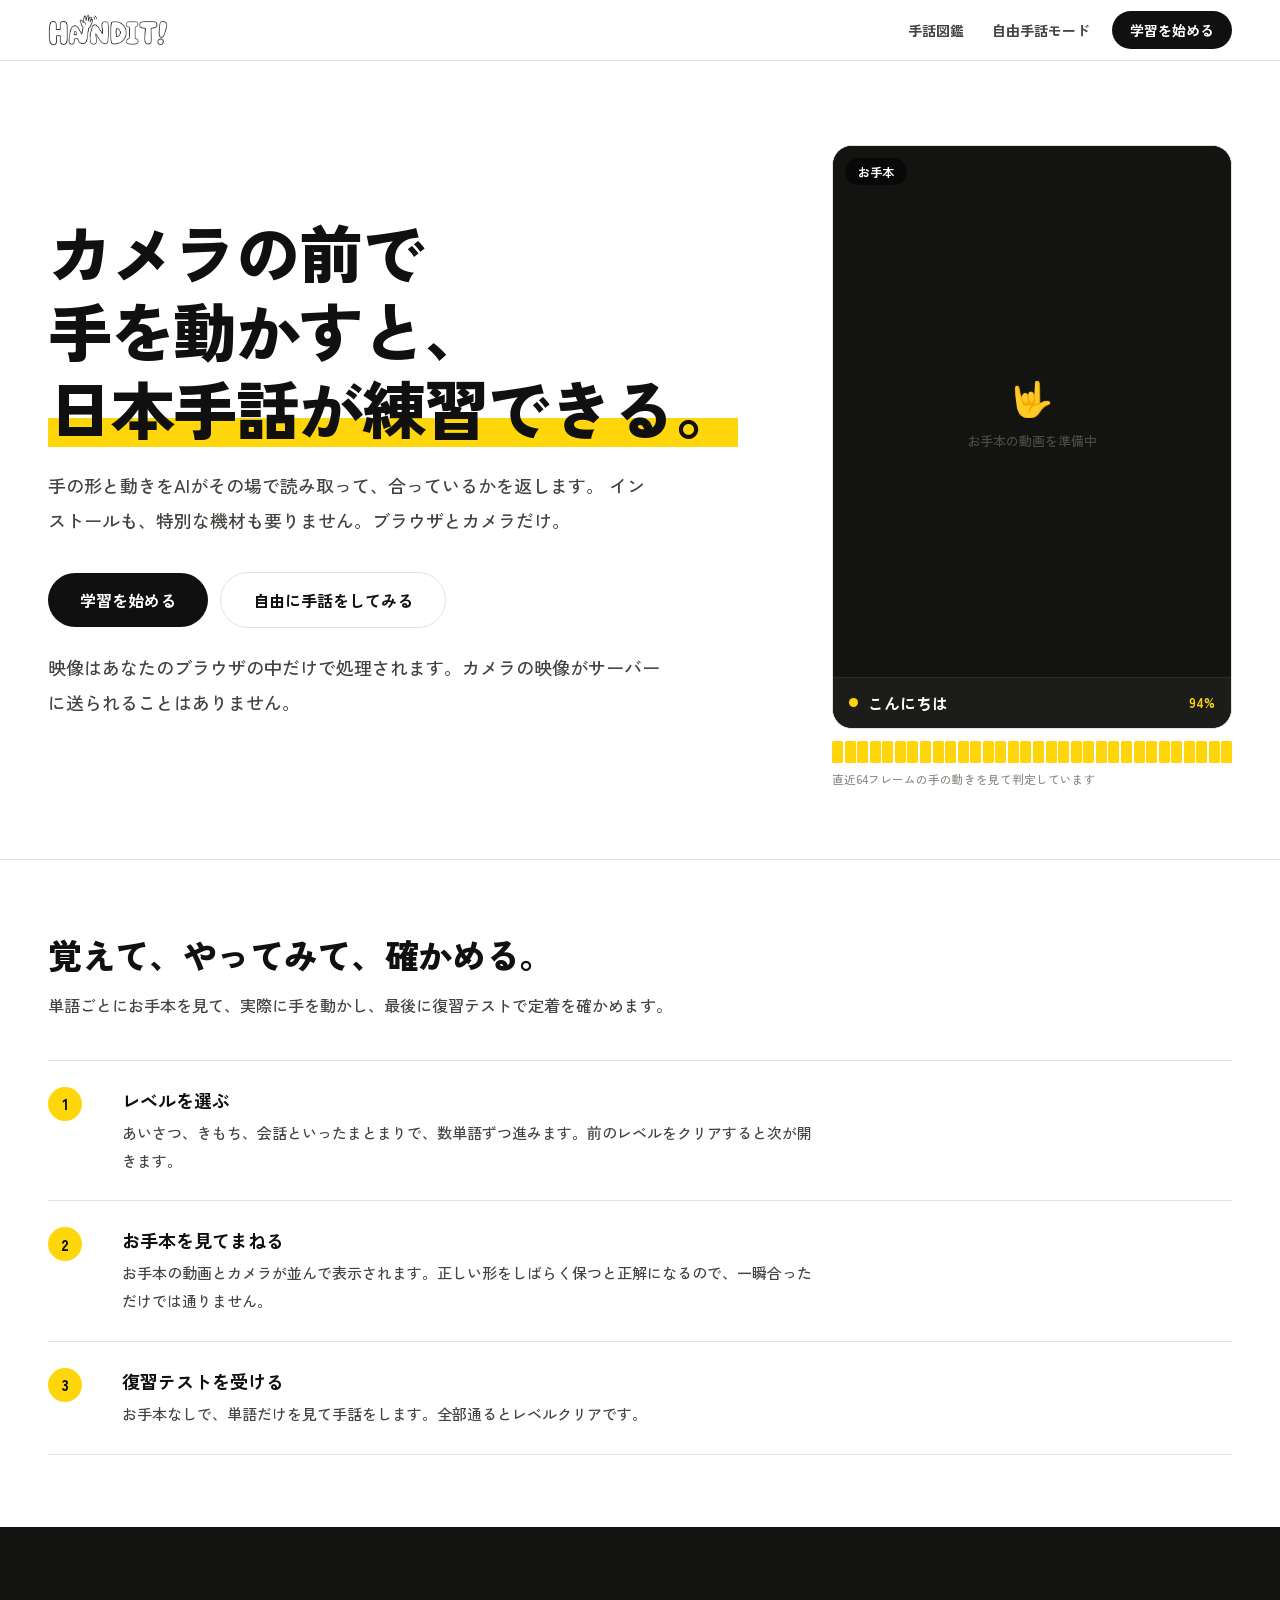
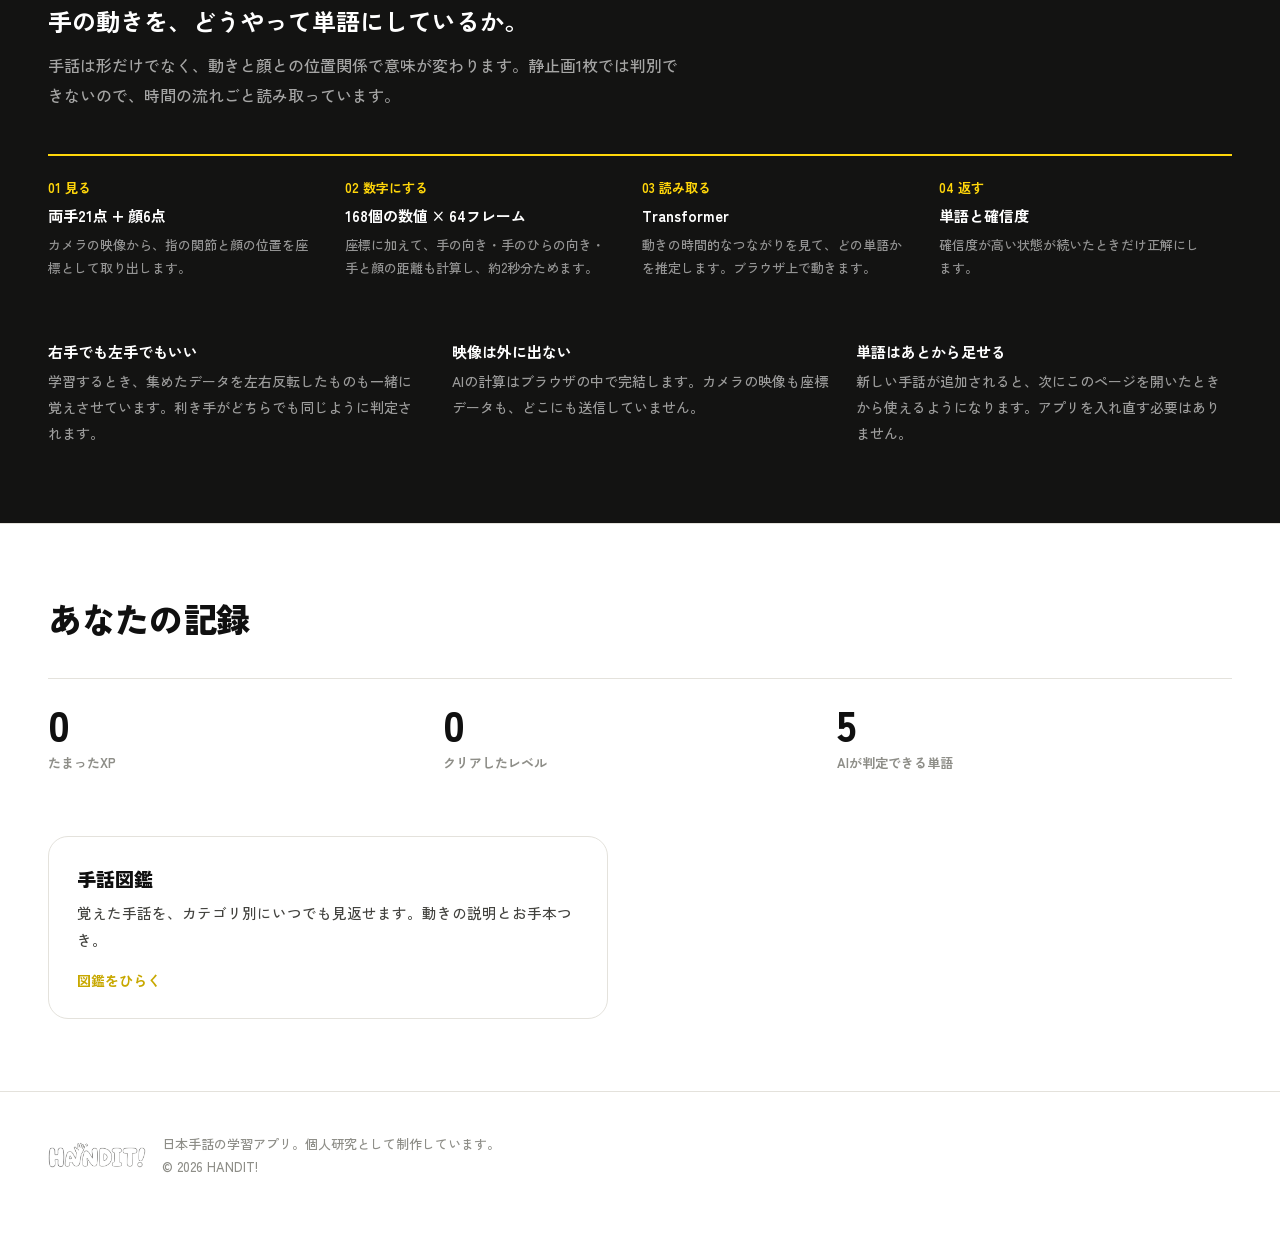
<file: index.html>
<!DOCTYPE html>
<html lang="ja">
<head>
<meta charset="UTF-8"/>
<meta name="viewport" content="width=device-width, initial-scale=1.0"/>
<title>HANDIT! — カメラの前で日本手話を練習する</title>
<meta name="description" content="カメラに向かって手を動かすだけで、日本手話を練習できるブラウザアプリ。AIが手の形と動きをその場で判定します。"/>
<link rel="preconnect" href="https://fonts.googleapis.com"/>
<link rel="preconnect" href="https://fonts.gstatic.com" crossorigin/>
<link href="https://fonts.googleapis.com/css2?family=Zen+Kaku+Gothic+New:wght@400;500;700;900&display=swap" rel="stylesheet"/>
<style>
:root {
  --yellow:  #FFD60A;
  --yellow-d:#C8A800;
  --ink:     #101010;
  --ink-2:   #43433F;
  --ink-3:   #8E8E88;
  --rule:    #E4E2DC;
  --paper:   #FFFFFF;
  --panel:   #131312;
}
* { box-sizing: border-box; margin: 0; padding: 0; }
html { scroll-behavior: smooth; }
body {
  font-family: 'Zen Kaku Gothic New', -apple-system, 'Helvetica Neue', sans-serif;
  background: var(--paper); color: var(--ink);
  -webkit-font-smoothing: antialiased;
  font-weight: 500;
}
a { color: inherit; }
:focus-visible { outline: 3px solid var(--yellow-d); outline-offset: 3px; border-radius: 4px; }

.wrap { max-width: 1120px; margin: 0 auto; padding: 0 32px; }
@media (max-width: 640px) { .wrap { padding: 0 20px; } }

/* ===== ヘッダ ===== */
.bar {
  position: sticky; top: 0; z-index: 60;
  background: rgba(255,255,255,0.88);
  backdrop-filter: blur(16px); -webkit-backdrop-filter: blur(16px);
  border-bottom: 1px solid var(--rule);
}
.bar-in { display: flex; align-items: center; gap: 24px; height: 60px; }
.bar-logo { height: 32px; }
@media (max-width: 560px) { .bar-logo { height: 26px; } }
.logo-link { display: flex; align-items: center; }
.bar-nav { margin-left: auto; display: flex; align-items: center; gap: 4px; }
.bar-nav a {
  font-size: 14px; font-weight: 700; color: var(--ink-2);
  text-decoration: none; padding: 8px 12px; border-radius: 8px;
}
.bar-nav a:hover { background: #F2F1EC; color: var(--ink); }
.bar-nav .go {
  background: var(--ink); color: #fff; padding: 9px 18px; border-radius: 99px; margin-left: 6px;
}
.bar-nav .go:hover { background: #2C2C2A; color: #fff; }
@media (max-width: 560px) { .bar-nav a:not(.go) { display: none; } }

/* ===== ヒーロー ===== */
.hero { padding: 84px 0 72px; }
.hero-in { display: grid; grid-template-columns: 1fr 340px; gap: 64px; align-items: center; }
@media (max-width: 860px) { .hero { padding: 48px 0 52px; } .hero-in { grid-template-columns: 1fr; gap: 36px; } }

.hero h1 {
  word-break: keep-all; overflow-wrap: anywhere; /* 「と、」だけが次の行に落ちないように */
  font-size: clamp(34px, 5.4vw, 60px);
  font-weight: 900; line-height: 1.22; letter-spacing: -0.02em;
}
/* 大胆さはここ1箇所だけ: 手書きロゴに合わせた蛍光ペンの線 */
.mark {
  background: linear-gradient(transparent 62%, var(--yellow) 62%, var(--yellow) 94%, transparent 94%);
  background-size: 0% 100%; background-repeat: no-repeat;
  animation: draw 0.75s cubic-bezier(0.22,1,0.36,1) 0.55s forwards;
}
@keyframes draw { to { background-size: 100% 100%; } }

.hero p {
  margin-top: 22px; font-size: 17px; line-height: 1.95;
  color: var(--ink-2); max-width: 34em;
}
.hero-cta { margin-top: 34px; display: flex; gap: 12px; flex-wrap: wrap; align-items: center; }
.btn {
  display: inline-block; text-decoration: none; cursor: pointer;
  font-family: inherit; font-size: 16px; font-weight: 700;
  padding: 15px 32px; border-radius: 99px; border: none;
}
.btn-fill { background: var(--ink); color: #fff; }
.btn-fill:hover { background: #2C2C2A; }
.btn-line { border: 1.5px solid var(--rule); color: var(--ink); background: none; }
.btn-line:hover { border-color: var(--ink-3); }
.hero-note { margin-top: 20px; font-size: 13px; color: var(--ink-3); line-height: 1.8; }

/* 手話のプレビュー */
.demo { justify-self: end; width: 100%; max-width: 340px; }
@media (max-width: 860px) { .demo { justify-self: start; } }
.demo-frame {
  border: 1.5px solid var(--rule); border-radius: 20px; overflow: hidden;
  background: var(--panel);
}
.demo-media { aspect-ratio: 3/4; position: relative; background: var(--panel); }
.demo-media img, .demo-media video { width: 100%; height: 100%; object-fit: cover; display: block; }
.demo-fallback {
  position: absolute; inset: 0; display: flex; flex-direction: column;
  align-items: center; justify-content: center; gap: 10px; color: #4A4A46; font-size: 13px;
}
.demo-tag {
  position: absolute; left: 12px; top: 12px;
  background: rgba(0,0,0,0.55); color: #fff; backdrop-filter: blur(6px);
  border-radius: 99px; padding: 5px 13px; font-size: 12px; font-weight: 700;
}
.demo-read {
  display: flex; align-items: center; gap: 10px;
  padding: 13px 16px; background: #1C1C1A; border-top: 1px solid #2A2A27;
}
.demo-dot { width: 9px; height: 9px; border-radius: 50%; background: var(--yellow); flex-shrink: 0; }
.demo-word { font-size: 16px; font-weight: 700; color: #fff; flex: 1; }
.demo-pct { font-size: 13px; font-weight: 700; color: var(--yellow); }

/* 64フレームのバッファ = このアプリ固有の視覚単位 */
.strip { display: flex; gap: 2px; margin-top: 12px; height: 22px; }
.strip i {
  flex: 1; background: var(--rule); border-radius: 1.5px;
  transform: scaleY(0.35); transform-origin: bottom;
  animation: fill 0.5s ease forwards;
}
@keyframes fill { to { background: var(--yellow); transform: scaleY(1); } }
.strip-label { margin-top: 8px; font-size: 11.5px; color: var(--ink-3); }

@media (prefers-reduced-motion: reduce) {
  .mark { background-size: 100% 100%; animation: none; }
  .strip i { animation: none; background: var(--yellow); transform: scaleY(1); }
  * { transition: none !important; }
}

/* ===== 使い方 ===== */
.band { border-top: 1px solid var(--rule); padding: 72px 0; }
.band h2 {
  font-size: clamp(24px, 3.4vw, 34px); font-weight: 900;
  letter-spacing: -0.01em; line-height: 1.35;
}
.band-lead { margin-top: 12px; font-size: 16px; color: var(--ink-2); line-height: 1.9; max-width: 40em; }

.steps { margin-top: 40px; border-top: 1px solid var(--rule); }
.step {
  display: grid; grid-template-columns: 52px 1fr; gap: 22px;
  padding: 26px 0; border-bottom: 1px solid var(--rule); align-items: start;
}
.step-n {
  font-size: 15px; font-weight: 900; color: var(--ink);
  width: 34px; height: 34px; border-radius: 50%; background: var(--yellow);
  display: flex; align-items: center; justify-content: center;
}
.step-t { font-size: 18px; font-weight: 700; }
.step-b { margin-top: 6px; font-size: 15px; color: var(--ink-2); line-height: 1.85; max-width: 46em; }

/* ===== しくみ ===== */
.tech { background: var(--panel); color: #fff; padding: 76px 0; }
.tech h2 { color: #fff; }
.tech .band-lead { color: rgba(255,255,255,0.62); }

.pipe { margin-top: 44px; display: flex; gap: 0; flex-wrap: wrap; }
.pipe-step {
  flex: 1; min-width: 170px; padding: 22px 22px 22px 0;
  border-top: 2px solid #2C2C28;
}
.pipe-step:not(:last-child) { padding-right: 26px; }
.pipe-step.lit { border-top-color: var(--yellow); }
.pipe-k { font-size: 13px; font-weight: 700; color: var(--yellow); }
.pipe-v { margin-top: 8px; font-size: 15px; font-weight: 700; color: #fff; line-height: 1.5; }
.pipe-d { margin-top: 6px; font-size: 13px; color: rgba(255,255,255,0.55); line-height: 1.75; }

.tech-notes { margin-top: 40px; display: grid; grid-template-columns: repeat(auto-fit, minmax(240px,1fr)); gap: 28px; }
.tech-note-t { font-size: 15px; font-weight: 700; }
.tech-note-b { margin-top: 7px; font-size: 14px; color: rgba(255,255,255,0.58); line-height: 1.85; }

/* ===== 記録 ===== */
.record { display: flex; gap: 0; margin-top: 36px; border-top: 1px solid var(--rule); flex-wrap: wrap; }
.record-cell { flex: 1; min-width: 120px; padding: 24px 24px 24px 0; }
.record-n { font-size: 42px; font-weight: 900; letter-spacing: -0.02em; line-height: 1; }
.record-l { margin-top: 8px; font-size: 13px; color: var(--ink-3); font-weight: 700; }

/* ===== 入口 ===== */
.doors { margin-top: 40px; display: grid; grid-template-columns: 1fr; gap: 20px; max-width: 560px; }
.door {
  display: block; text-decoration: none;
  border: 1.5px solid var(--rule); border-radius: 20px; padding: 28px;
  transition: border-color 0.15s, background 0.15s;
}
.door:hover { border-color: var(--ink); background: #FAFAF8; }
.door-t { font-size: 19px; font-weight: 900; }
.door-b { margin-top: 8px; font-size: 14.5px; color: var(--ink-2); line-height: 1.85; }
.door-go { margin-top: 16px; font-size: 14px; font-weight: 700; color: var(--yellow-d); }

/* ===== フッタ ===== */
footer { border-top: 1px solid var(--rule); padding: 40px 0 56px; }
.foot-in { display: flex; align-items: center; gap: 16px; flex-wrap: wrap; }
footer img { height: 26px; opacity: 0.5; }
footer p { font-size: 13px; color: var(--ink-3); line-height: 1.8; }

/* ===== 大きい画面（PC）だけ横幅を広げる ===== */
@media (min-width: 1200px) {
  .wrap { max-width: 1280px; padding: 0 48px; }
  .hero-in { grid-template-columns: 1fr 400px; gap: 80px; }
  .demo { max-width: 400px; }
  .hero h1 { font-size: 64px; }
  .hero p { font-size: 18px; }
}
</style>
</head>
<body>

<header class="bar">
  <div class="wrap bar-in">
    <a href="index.html" class="logo-link" aria-label="ホームへ"><img src="handit_logo.png" alt="HANDIT!" class="bar-logo"/></a>
    <nav class="bar-nav">
      <a href="dictionary.html">手話図鑑</a>
      <a href="free.html">自由手話モード</a>
      <a href="#" class="go" id="go-top">学習を始める</a>
    </nav>
  </div>
</header>

<!-- ヒーロー -->
<section class="hero">
  <div class="wrap hero-in">
    <div>
      <h1>カメラの前で<wbr>手を動かすと、<br><span class="mark">日本手話が<wbr>練習できる。</span></h1>
      <p>
        手の形と動きをAIがその場で読み取って、合っているかを返します。
        インストールも、特別な機材も要りません。ブラウザとカメラだけ。
      </p>
      <div class="hero-cta">
        <a href="#" class="btn btn-fill" id="go-hero">学習を始める</a>
        <a href="free.html" class="btn btn-line">自由に手話をしてみる</a>
      </div>
      <p class="hero-note">
        映像はあなたのブラウザの中だけで処理されます。カメラの映像がサーバーに送られることはありません。
      </p>
    </div>

    <div class="demo">
      <div class="demo-frame">
        <div class="demo-media">
          <span class="demo-tag">お手本</span>
          <!-- GIF(16MB)は再生するだけでCPUを食うので mp4(約100KB)にした -->
          <video src="assets/konnichiwa.mp4" id="demo-gif" autoplay loop muted playsinline preload="auto"
                 aria-label="「こんにちは」の手話"
                 onerror="this.style.display='none';document.getElementById('demo-fb').style.display='flex';"></video>
          <div class="demo-fallback" id="demo-fb" style="display:none;">
            <span style="font-size:34px;">🤟</span>
            <span>お手本の動画を準備中</span>
          </div>
        </div>
        <div class="demo-read">
          <span class="demo-dot"></span>
          <span class="demo-word">こんにちは</span>
          <span class="demo-pct">94%</span>
        </div>
      </div>
      <div class="strip" id="strip" aria-hidden="true"></div>
      <div class="strip-label">直近64フレームの手の動きを見て判定しています</div>
    </div>
  </div>
</section>

<!-- 使い方 -->
<section class="band">
  <div class="wrap">
    <h2>覚えて、やってみて、確かめる。</h2>
    <p class="band-lead">
      単語ごとにお手本を見て、実際に手を動かし、最後に復習テストで定着を確かめます。
    </p>
    <div class="steps">
      <div class="step">
        <div class="step-n">1</div>
        <div>
          <div class="step-t">レベルを選ぶ</div>
          <div class="step-b">あいさつ、きもち、会話といったまとまりで、数単語ずつ進みます。前のレベルをクリアすると次が開きます。</div>
        </div>
      </div>
      <div class="step">
        <div class="step-n">2</div>
        <div>
          <div class="step-t">お手本を見てまねる</div>
          <div class="step-b">お手本の動画とカメラが並んで表示されます。正しい形をしばらく保つと正解になるので、一瞬合っただけでは通りません。</div>
        </div>
      </div>
      <div class="step">
        <div class="step-n">3</div>
        <div>
          <div class="step-t">復習テストを受ける</div>
          <div class="step-b">お手本なしで、単語だけを見て手話をします。全部通るとレベルクリアです。</div>
        </div>
      </div>
    </div>
  </div>
</section>

<!-- しくみ -->
<section class="tech">
  <div class="wrap">
    <h2>手の動きを、どうやって単語にしているか。</h2>
    <p class="band-lead">
      手話は形だけでなく、動きと顔との位置関係で意味が変わります。静止画1枚では判別できないので、時間の流れごと読み取っています。
    </p>

    <div class="pipe">
      <div class="pipe-step lit">
        <div class="pipe-k">01 見る</div>
        <div class="pipe-v">両手21点 + 顔6点</div>
        <div class="pipe-d">カメラの映像から、指の関節と顔の位置を座標として取り出します。</div>
      </div>
      <div class="pipe-step lit">
        <div class="pipe-k">02 数字にする</div>
        <div class="pipe-v">168個の数値 × 64フレーム</div>
        <div class="pipe-d">座標に加えて、手の向き・手のひらの向き・手と顔の距離も計算し、約2秒分ためます。</div>
      </div>
      <div class="pipe-step lit">
        <div class="pipe-k">03 読み取る</div>
        <div class="pipe-v">Transformer</div>
        <div class="pipe-d">動きの時間的なつながりを見て、どの単語かを推定します。ブラウザ上で動きます。</div>
      </div>
      <div class="pipe-step lit">
        <div class="pipe-k">04 返す</div>
        <div class="pipe-v">単語と確信度</div>
        <div class="pipe-d">確信度が高い状態が続いたときだけ正解にします。</div>
      </div>
    </div>

    <div class="tech-notes">
      <div>
        <div class="tech-note-t">右手でも左手でもいい</div>
        <div class="tech-note-b">学習するとき、集めたデータを左右反転したものも一緒に覚えさせています。利き手がどちらでも同じように判定されます。</div>
      </div>
      <div>
        <div class="tech-note-t">映像は外に出ない</div>
        <div class="tech-note-b">AIの計算はブラウザの中で完結します。カメラの映像も座標データも、どこにも送信していません。</div>
      </div>
      <div>
        <div class="tech-note-t">単語はあとから足せる</div>
        <div class="tech-note-b">新しい手話が追加されると、次にこのページを開いたときから使えるようになります。アプリを入れ直す必要はありません。</div>
      </div>
    </div>
  </div>
</section>

<!-- 記録 -->
<section class="band">
  <div class="wrap">
    <h2>あなたの記録</h2>
    <div class="record">
      <div class="record-cell">
        <div class="record-n" id="stat-xp">0</div>
        <div class="record-l">たまったXP</div>
      </div>
      <div class="record-cell">
        <div class="record-n" id="stat-cleared">0</div>
        <div class="record-l">クリアしたレベル</div>
      </div>
      <div class="record-cell">
        <div class="record-n" id="stat-words">—</div>
        <div class="record-l">AIが判定できる単語</div>
      </div>
    </div>

    <div class="doors">
      <a class="door" href="dictionary.html">
        <div class="door-t">手話図鑑</div>
        <div class="door-b">覚えた手話を、カテゴリ別にいつでも見返せます。動きの説明とお手本つき。</div>
        <div class="door-go">図鑑をひらく</div>
      </a>
    </div>
  </div>
</section>

<footer>
  <div class="wrap foot-in">
    <img src="handit_logo.png" alt="HANDIT!"/>
    <p>日本手話の学習アプリ。個人研究として制作しています。<br>© 2026 HANDIT!</p>
  </div>
</footer>

<script type="module">
import { applyTheme, currentTitle } from './js/rewards.js';
applyTheme();                       // XP で選んだ配色を全ページで揃える

// ---- 64フレームのストリップ（読み込み時に1回だけ流れる） ----
const strip = document.getElementById('strip');
const N = 32;                                   // 見た目の分割数（実際のバッファは64フレーム）
for (let i = 0; i < N; i++) {
  const c = document.createElement('i');
  c.style.animationDelay = (0.6 + i * 0.022) + 's';
  strip.appendChild(c);
}

// ---- 記録 ----
document.getElementById('stat-xp').textContent = localStorage.getItem('handit_xp') || 0;
document.getElementById('stat-cleared').textContent =
  JSON.parse(localStorage.getItem('handit_cleared') || '[]').length;

// AIが今いくつの単語を判定できるか（学習済み + スタジオで即席登録した分）
(async () => {
  let trained = [];
  try { trained = (await fetch('dataset/labels.json').then(r => r.json())).labels || []; } catch {}
  let proto = [];
  try { proto = Object.keys(JSON.parse(localStorage.getItem('handit_prototypes') || '{}')); } catch {}
  const n = new Set([...trained, ...proto]).size;
  document.getElementById('stat-words').textContent = n || '—';
})();

// ---- 学習ページへ（初回チュートリアルは learn.html の中で吹き出しで出す） ----
function goLearn(e) {
  e.preventDefault();
  location.href = 'learn.html';
}
document.getElementById('go-top').addEventListener('click', goLearn);
document.getElementById('go-hero').addEventListener('click', goLearn);
</script>
</body>
</html>
</file>
